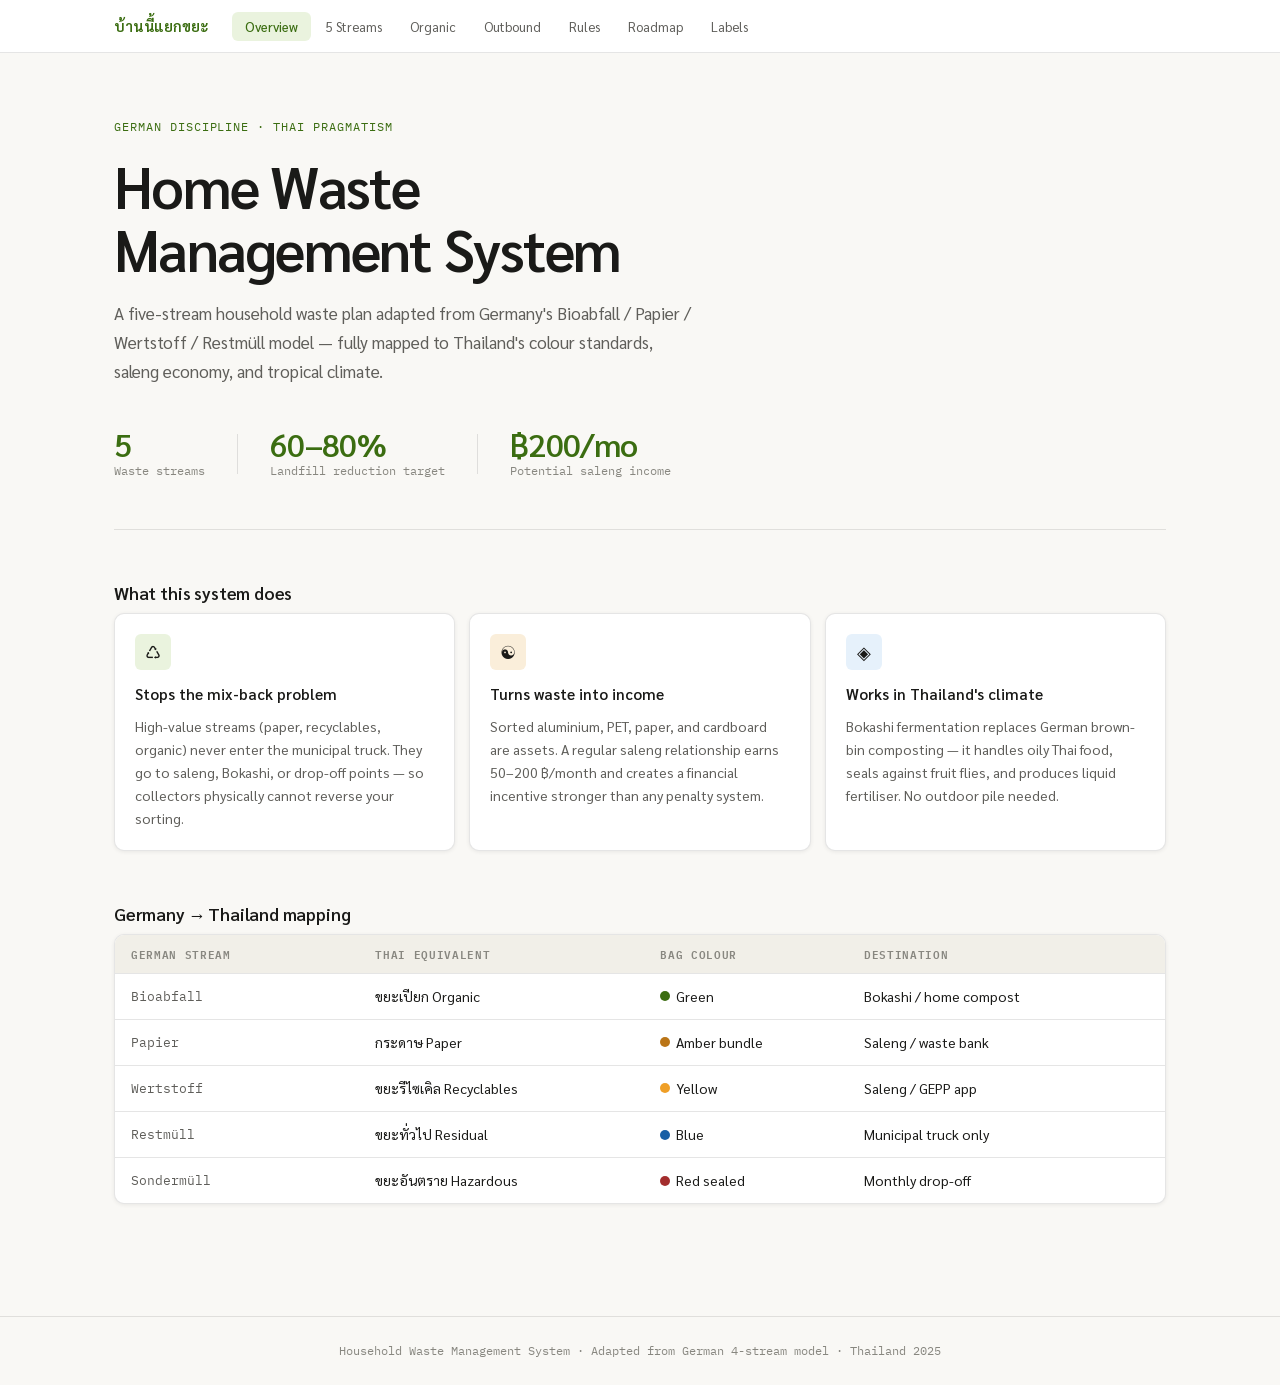
<file: index.html>
<!doctype html>
<html lang="en">
  <head>
    <meta charset="UTF-8" />
    <meta name="viewport" content="width=device-width, initial-scale=1.0" />
    <title>Home Waste Management System — Thailand</title>
    <link rel="preconnect" href="https://fonts.googleapis.com" />
    <link rel="preconnect" href="https://fonts.gstatic.com" crossorigin />
    <link
      href="https://fonts.googleapis.com/css2?family=Sarabun:wght@300;400;500;600&family=IBM+Plex+Mono:wght@400;500&display=swap"
      rel="stylesheet"
    />
    <link rel="stylesheet" href="style.css" />
  </head>
  <body>
    <!-- NAV -->
    <nav class="nav" id="nav">
      <div class="nav-inner">
        <span class="nav-logo">บ้านนี้แยกขยะ</span>
        <div class="nav-tabs" id="navTabs">
          <button class="nav-tab active" data-panel="overview">Overview</button>
          <button class="nav-tab" data-panel="streams">5 Streams</button>
          <button class="nav-tab" data-panel="organic">Organic</button>
          <button class="nav-tab" data-panel="outbound">Outbound</button>
          <button class="nav-tab" data-panel="penalty">Rules</button>
          <button class="nav-tab" data-panel="roadmap">Roadmap</button>
          <button class="nav-tab" data-panel="labels">Labels</button>
        </div>
        <button class="nav-burger" id="navBurger" aria-label="Menu">
          &#9776;
        </button>
      </div>
    </nav>

    <main class="main">
      <!-- ══════════════════ OVERVIEW ══════════════════ -->
      <section class="panel active" id="panel-overview">
        <div class="hero">
          <div class="hero-eyebrow">German discipline · Thai pragmatism</div>
          <h1 class="hero-title">Home Waste<br />Management System</h1>
          <p class="hero-sub">
            A five-stream household waste plan adapted from Germany's Bioabfall
            / Papier / Wertstoff / Restmüll model — fully mapped to Thailand's
            colour standards, saleng economy, and tropical climate.
          </p>
          <div class="hero-stats">
            <div class="stat">
              <span class="stat-num">5</span>
              <span class="stat-label">Waste streams</span>
            </div>
            <div class="stat-div"></div>
            <div class="stat">
              <span class="stat-num">60–80%</span>
              <span class="stat-label">Landfill reduction target</span>
            </div>
            <div class="stat-div"></div>
            <div class="stat">
              <span class="stat-num">฿200/mo</span>
              <span class="stat-label">Potential saleng income</span>
            </div>
          </div>
        </div>

        <div class="section">
          <h2 class="section-title">What this system does</h2>
          <div class="card-grid cols-3">
            <div class="card">
              <div class="card-icon icon-green">&#9850;</div>
              <h3>Stops the mix-back problem</h3>
              <p>
                High-value streams (paper, recyclables, organic) never enter the
                municipal truck. They go to saleng, Bokashi, or drop-off points
                — so collectors physically cannot reverse your sorting.
              </p>
            </div>
            <div class="card">
              <div class="card-icon icon-amber">&#9775;</div>
              <h3>Turns waste into income</h3>
              <p>
                Sorted aluminium, PET, paper, and cardboard are assets. A
                regular saleng relationship earns 50–200 ฿/month and creates a
                financial incentive stronger than any penalty system.
              </p>
            </div>
            <div class="card">
              <div class="card-icon icon-blue">&#9672;</div>
              <h3>Works in Thailand's climate</h3>
              <p>
                Bokashi fermentation replaces German brown-bin composting — it
                handles oily Thai food, seals against fruit flies, and produces
                liquid fertiliser. No outdoor pile needed.
              </p>
            </div>
          </div>
        </div>

        <div class="section">
          <h2 class="section-title">Germany → Thailand mapping</h2>
          <div class="mapping-table">
            <div class="mapping-header">
              <span>German stream</span>
              <span>Thai equivalent</span>
              <span>Bag colour</span>
              <span>Destination</span>
            </div>
            <div class="mapping-row">
              <span class="mono">Bioabfall</span>
              <span>ขยะเปียก Organic</span>
              <span
                ><span class="dot" style="background: #3b6d11"></span
                >Green</span
              >
              <span>Bokashi / home compost</span>
            </div>
            <div class="mapping-row">
              <span class="mono">Papier</span>
              <span>กระดาษ Paper</span>
              <span
                ><span class="dot" style="background: #ba7517"></span>Amber
                bundle</span
              >
              <span>Saleng / waste bank</span>
            </div>
            <div class="mapping-row">
              <span class="mono">Wertstoff</span>
              <span>ขยะรีไซเคิล Recyclables</span>
              <span
                ><span class="dot" style="background: #ef9f27"></span
                >Yellow</span
              >
              <span>Saleng / GEPP app</span>
            </div>
            <div class="mapping-row">
              <span class="mono">Restmüll</span>
              <span>ขยะทั่วไป Residual</span>
              <span
                ><span class="dot" style="background: #185fa5"></span>Blue</span
              >
              <span>Municipal truck only</span>
            </div>
            <div class="mapping-row">
              <span class="mono">Sondermüll</span>
              <span>ขยะอันตราย Hazardous</span>
              <span
                ><span class="dot" style="background: #a32d2d"></span>Red
                sealed</span
              >
              <span>Monthly drop-off</span>
            </div>
          </div>
        </div>
      </section>

      <!-- ══════════════════ STREAMS ══════════════════ -->
      <section class="panel" id="panel-streams">
        <div class="section">
          <h2 class="section-title">The five streams</h2>
          <p class="section-sub">
            Each stream has a fixed colour, bag type, and destination. The goal:
            only the blue residual bag ever touches the municipal truck.
          </p>

          <div class="stream-grid">
            <div class="stream-card" data-color="green">
              <div class="stream-swatch sw-green">
                <div class="sw-lid swl-green"></div>
                <span class="sw-icon">&#127807;</span>
              </div>
              <div class="stream-body">
                <div class="stream-name">Organic · ขยะเปียก</div>
                <div class="stream-german">Bioabfall equivalent</div>
                <div class="stream-bag">
                  <span class="dot-sm" style="background: #3b6d11"></span>Green
                  biodegradable bag
                </div>
                <div class="stream-size">15–20 L · kitchen, lidded</div>
                <div class="yes-no">
                  <div class="yes">
                    <div class="yn-head">Yes</div>
                    Fruit/veg peels, cores<br />
                    Eggshells, coffee grounds<br />
                    Plain rice, noodles, bread<br />
                    Leaves, garden trimmings
                  </div>
                  <div class="no">
                    <div class="yn-head">No</div>
                    Oily curries, sauces<br />
                    Meat, fish, bones<br />
                    Dairy, cooking oil<br />
                    Plastic stickers on fruit
                  </div>
                </div>
              </div>
            </div>

            <div class="stream-card" data-color="amber">
              <div class="stream-swatch sw-amber">
                <div class="sw-lid swl-amber"></div>
                <span class="sw-icon">&#128196;</span>
              </div>
              <div class="stream-body">
                <div class="stream-name">Paper · กระดาษ</div>
                <div class="stream-german">Papier equivalent</div>
                <div class="stream-bag">
                  <span class="dot-sm" style="background: #ba7517"></span>No bag
                  — tie with string
                </div>
                <div class="stream-size">25–30 L basket · dry area</div>
                <div class="yes-no">
                  <div class="yes">
                    <div class="yn-head">Yes</div>
                    Newspapers, magazines<br />
                    Office paper, envelopes<br />
                    Cardboard (flattened)<br />
                    Paper bags, egg cartons
                  </div>
                  <div class="no">
                    <div class="yn-head">No</div>
                    Waxed / laminated paper<br />
                    Greasy or wet paper<br />
                    Coffee cups (plastic-lined)<br />
                    Milk cartons → yellow bin
                  </div>
                </div>
              </div>
            </div>

            <div class="stream-card" data-color="yellow">
              <div class="stream-swatch sw-yellow">
                <div class="sw-lid swl-yellow"></div>
                <span class="sw-icon">&#9851;</span>
              </div>
              <div class="stream-body">
                <div class="stream-name">Recyclables · ขยะรีไซเคิล</div>
                <div class="stream-german">Wertstoff equivalent</div>
                <div class="stream-bag">
                  <span class="dot-sm" style="background: #ef9f27"></span>Yellow
                  translucent bag
                </div>
                <div class="stream-size">40–60 L · kitchen or balcony</div>
                <div class="yes-no">
                  <div class="yes">
                    <div class="yn-head">Yes</div>
                    PET/HDPE bottles (crushed)<br />
                    Aluminium cans, tins<br />
                    Glass bottles (rinsed)<br />
                    UHT cartons, plastic #1 #2 #5
                  </div>
                  <div class="no">
                    <div class="yn-head">No</div>
                    Styrofoam / foam trays<br />
                    Chip bags, sachets<br />
                    Dirty/oily containers<br />
                    Straws, thin single-use bags
                  </div>
                </div>
              </div>
            </div>

            <div class="stream-card" data-color="blue">
              <div class="stream-swatch sw-blue">
                <div class="sw-lid swl-blue"></div>
                <span class="sw-icon">&#128465;</span>
              </div>
              <div class="stream-body">
                <div class="stream-name">Residual · ขยะทั่วไป</div>
                <div class="stream-german">Restmüll equivalent</div>
                <div class="stream-bag">
                  <span class="dot-sm" style="background: #185fa5"></span>Blue
                  opaque bag
                </div>
                <div class="stream-size">30–40 L · kitchen, beside organic</div>
                <div class="yes-no">
                  <div class="yes">
                    <div class="yn-head">Yes</div>
                    Tissues, wet wipes, diapers<br />
                    Styrofoam, foam trays<br />
                    Broken ceramics, Pyrex<br />
                    Chip bags, candy wrappers<br />
                    Toothbrush, razor, cat litter
                  </div>
                  <div class="no">
                    <div class="yn-head">No</div>
                    Batteries → red box<br />
                    Light bulbs → red box<br />
                    Medicines → red box<br />
                    Recyclables → yellow bag
                  </div>
                </div>
              </div>
            </div>

            <div class="stream-card" data-color="red">
              <div class="stream-swatch sw-red">
                <div class="sw-lid swl-red"></div>
                <span class="sw-icon">&#9888;</span>
              </div>
              <div class="stream-body">
                <div class="stream-name">Hazardous · ขยะอันตราย</div>
                <div class="stream-german">Sondermüll equivalent</div>
                <div class="stream-bag">
                  <span class="dot-sm" style="background: #a32d2d"></span>Red
                  sealed bag / small box
                </div>
                <div class="stream-size">
                  5–10 L box · utility shelf, child-proof
                </div>
                <div class="yes-no">
                  <div class="yes">
                    <div class="yn-head">Yes</div>
                    Batteries (tape terminals)<br />
                    CFL/LED bulbs, tubes<br />
                    Expired medicines<br />
                    Paint, solvents, pesticide<br />
                    Cooking oil (separate)
                  </div>
                  <div class="no">
                    <div class="yn-head">Drop-off points</div>
                    Big C, HomePro<br />
                    Community hospitals<br />
                    อบต. hazardous days<br />
                    → Take monthly, never daily
                  </div>
                </div>
              </div>
            </div>
          </div>
        </div>

        <div class="section">
          <h2 class="section-title">Where to buy in Thailand</h2>
          <div class="card-grid cols-2">
            <div class="card">
              <h3>Bins</h3>
              <p>
                HomePro, Thaiwatsadu, Daiso — buy any colour and add coloured
                stickers/spray paint to lids. Search
                <span class="mono">ถังขยะแยกสี</span> on Lazada/Shopee for
                pre-coloured sets.
              </p>
            </div>
            <div class="card">
              <h3>Bags</h3>
              <p>
                Makro, Big C, Tesco for bulk coloured bags. Blue and yellow are
                common. For biodegradable green bags search
                <span class="mono">ถุงย่อยสลายได้</span> on Lazada. Bokashi
                bran: search <span class="mono">โบกาฉิ</span>.
              </p>
            </div>
          </div>
        </div>
      </section>

      <!-- ══════════════════ ORGANIC ══════════════════ -->
      <section class="panel" id="panel-organic">
        <div class="section">
          <h2 class="section-title">Organic waste: the Thai challenge</h2>
          <p class="section-sub">
            Most Thai municipalities don't collect organic waste separately yet.
            You process it at home — and Thailand's heat actually accelerates
            breakdown faster than Germany.
          </p>
        </div>

        <div class="section">
          <div class="featured-card">
            <div class="featured-tag">Recommended for Thai homes</div>
            <h3>Bokashi composting · โบกาฉิ</h3>
            <p>
              Anaerobic fermentation in a sealed bucket with inoculated bran.
              Unlike a compost pile, Bokashi handles all food waste including
              cooked food and small amounts of meat and fish — the dominant
              waste types in a Thai kitchen.
            </p>
            <div class="bokashi-steps">
              <div class="bstep">
                <span class="bstep-num">1</span
                ><span
                  >Layer food scraps in sealed bucket, sprinkle Bokashi bran,
                  press to remove air, seal lid.</span
                >
              </div>
              <div class="bstep">
                <span class="bstep-num">2</span
                ><span
                  >Drain liquid every few days. Dilute 1:100 with water →
                  excellent fertiliser for plants.</span
                >
              </div>
              <div class="bstep">
                <span class="bstep-num">3</span
                ><span
                  >When full, let ferment 2 weeks. Bury in soil or large pot to
                  finish composting.</span
                >
              </div>
              <div class="bstep">
                <span class="bstep-num">4</span
                ><span
                  >Rotate two buckets so one is always available. No smell, no
                  insects, no rodents.</span
                >
              </div>
            </div>
          </div>
        </div>

        <div class="section">
          <h2 class="section-title">Bokashi vs alternatives</h2>
          <div class="compare-table">
            <div class="compare-header">
              <span>Feature</span>
              <span class="c-bokashi">Bokashi</span>
              <span class="c-compost">Compost pile</span>
              <span class="c-worm">Worm farm</span>
            </div>
            <div class="compare-row">
              <span>Accepts cooked food &amp; meat</span>
              <span class="yes-cell">Yes</span>
              <span class="no-cell">No</span>
              <span class="no-cell">No</span>
            </div>
            <div class="compare-row">
              <span>Flies and odour</span>
              <span class="yes-cell">None</span>
              <span class="no-cell">Possible</span>
              <span class="warn-cell">Managed</span>
            </div>
            <div class="compare-row">
              <span>Space needed</span>
              <span class="yes-cell">2 small buckets</span>
              <span class="warn-cell">Outdoor bin</span>
              <span class="warn-cell">Shaded box</span>
            </div>
            <div class="compare-row">
              <span>Liquid fertiliser output</span>
              <span class="yes-cell">Yes</span>
              <span class="no-cell">No</span>
              <span class="yes-cell">Yes</span>
            </div>
            <div class="compare-row">
              <span>Condo / no-garden friendly</span>
              <span class="yes-cell">Yes</span>
              <span class="no-cell">No</span>
              <span class="warn-cell">Balcony ok</span>
            </div>
            <div class="compare-row">
              <span>Needs burial / second step</span>
              <span class="warn-cell">Yes</span>
              <span class="no-cell">No</span>
              <span class="yes-cell">No</span>
            </div>
          </div>
        </div>

        <div class="section">
          <h2 class="section-title">Can't compost at home?</h2>
          <div class="card-grid cols-3">
            <div class="card">
              <h3>Freeze &amp; donate</h3>
              <p>
                Freeze scraps to kill pests, then donate to a local temple,
                school, or community garden that composts. Many Bangkok temples
                run composting programs.
              </p>
            </div>
            <div class="card">
              <h3>Municipal green bin</h3>
              <p>
                Check with your เทศบาล — many Bangkok districts and some
                provincial cities now collect organic waste separately on
                designated days.
              </p>
            </div>
            <div class="card">
              <h3>Trash Hero Thailand</h3>
              <p>
                Community-based cleanup and composting network. Good for bulk
                organic donation and connecting with local eco-communities.
              </p>
            </div>
          </div>
        </div>
      </section>

      <!-- ══════════════════ OUTBOUND ══════════════════ -->
      <section class="panel" id="panel-outbound">
        <div class="section">
          <h2 class="section-title">The mix-back problem — and the fix</h2>
          <p class="section-sub">
            The core challenge: collectors dump everything into one truck. The
            solution is to remove your valuable streams from municipal
            collection entirely, so they can never be mixed back.
          </p>
          <div class="rule-box">
            <span class="rule-label">Golden rule</span>
            Only the blue residual bag ever goes into the public truck. All
            other streams have dedicated, separate destinations.
          </div>
        </div>

        <div class="section">
          <h2 class="section-title">Outbound routes by stream</h2>
          <div class="route-list">
            <div class="route-row">
              <span class="dot" style="background: #3b6d11"></span>
              <span class="route-stream">Organic</span>
              <span class="route-arrow">→</span>
              <span class="route-dest">Bokashi bucket or home compost</span>
              <span class="badge-success">Zero municipal contact</span>
            </div>
            <div class="route-row">
              <span class="dot" style="background: #ba7517"></span>
              <span class="route-stream">Paper</span>
              <span class="route-arrow">→</span>
              <span class="route-dest">Saleng / ธนาคารขยะ</span>
              <span class="badge-success">Sells for 3–8 ฿/kg</span>
            </div>
            <div class="route-row">
              <span class="dot" style="background: #ef9f27"></span>
              <span class="route-stream">Recyclables</span>
              <span class="route-arrow">→</span>
              <span class="route-dest">Saleng / GEPP / WONGPANit</span>
              <span class="badge-success">Aluminium 30–50 ฿/kg</span>
            </div>
            <div class="route-row">
              <span class="dot" style="background: #185fa5"></span>
              <span class="route-stream">Residual</span>
              <span class="route-arrow">→</span>
              <span class="route-dest">Municipal truck (blue bag only)</span>
              <span class="badge-neutral">True non-recyclables only</span>
            </div>
            <div class="route-row">
              <span class="dot" style="background: #a32d2d"></span>
              <span class="route-stream">Hazardous</span>
              <span class="route-arrow">→</span>
              <span class="route-dest">Big C / HomePro / อบต. day</span>
              <span class="badge-warn">Monthly drop-off</span>
            </div>
          </div>
        </div>

        <div class="section">
          <h2 class="section-title">
            If you must use the municipal truck for all bags
          </h2>
          <div class="card-grid cols-2">
            <div class="card">
              <h3>Colour-code everything</h3>
              <p>
                Use clearly different coloured bags for each stream. Translucent
                yellow bags show contents visibly. Attach waterproof
                Thai-language tags to each bag identifying the stream.
              </p>
            </div>
            <div class="card">
              <h3>Put bags out last-minute</h3>
              <p>
                Only put bags out 15–30 minutes before the truck arrives. Bags
                left overnight get mixed by informal collectors or rain damage
                destroys the colour coding.
              </p>
            </div>
            <div class="card">
              <h3>Talk to your collector</h3>
              <p>
                Introduce yourself, explain you're separating waste, ask them to
                keep bags separate. Offer cold water or snacks. Personal rapport
                changes behaviour more than any label.
              </p>
            </div>
            <div class="card">
              <h3>Labelled outdoor bins</h3>
              <p>
                Place official-coloured bins outside with matching bags inside.
                Visual separation of bins makes it harder for collectors to mix
                casually.
              </p>
            </div>
          </div>
        </div>

        <div class="section">
          <h2 class="section-title">Thailand recycling apps &amp; services</h2>
          <div class="app-grid">
            <div class="app-card">
              <div class="app-name">GEPP · เก็บ</div>
              <div class="app-desc">
                Schedules recyclable pickup from your home. Available Bangkok
                and major cities.
              </div>
            </div>
            <div class="app-card">
              <div class="app-name">WONGPANit · วงษ์พานิช</div>
              <div class="app-desc">
                Major scrap dealer chain. Transparent per-kg pricing, home
                pickup scheduling.
              </div>
            </div>
            <div class="app-card">
              <div class="app-name">ธนาคารขยะ</div>
              <div class="app-desc">
                Community waste banks at temples, schools, villages. Credits as
                savings. Search "ธนาคารขยะ ใกล้ฉัน".
              </div>
            </div>
            <div class="app-card">
              <div class="app-name">ซาเล้ง · Local saleng</div>
              <div class="app-desc">
                Informal waste buyer with truck or tricycle. Set a regular
                Saturday pickup. Zero chance of stream mixing.
              </div>
            </div>
          </div>
        </div>
      </section>

      <!-- ══════════════════ PENALTY ══════════════════ -->
      <section class="panel" id="panel-penalty">
        <div class="section">
          <h2 class="section-title">Household compliance system</h2>
          <p class="section-sub">
            Behaviour change requires structure. The fine system is light enough
            not to cause conflict, heavy enough to make people think twice.
          </p>
        </div>

        <div class="section">
          <h2 class="section-title">Violation rules</h2>
          <div class="penalty-table">
            <div class="pen-row">
              <span class="pen-icon warn">!</span>
              <div class="pen-info">
                <div class="pen-name">Wrong bin — first offence</div>
                <div class="pen-eg">e.g. plastic bottle in blue bag</div>
              </div>
              <span class="badge-warn">20 ฿ fine</span>
            </div>
            <div class="pen-row">
              <span class="pen-icon warn">!!</span>
              <div class="pen-info">
                <div class="pen-name">Repeated wrong bin</div>
                <div class="pen-eg">Same person, same mistake again</div>
              </div>
              <span class="badge-warn">20 ฿ + wash that bin for 1 week</span>
            </div>
            <div class="pen-row">
              <span class="pen-icon warn">~</span>
              <div class="pen-info">
                <div class="pen-name">Oily container in yellow bag</div>
                <div class="pen-eg">
                  Contaminates the whole recyclables batch
                </div>
              </div>
              <span class="badge-warn">20 ฿ fine</span>
            </div>
            <div class="pen-row">
              <span class="pen-icon danger">X</span>
              <div class="pen-info">
                <div class="pen-name">No bag colour coding at all</div>
                <div class="pen-eg">Bag refused at collection point</div>
              </div>
              <span class="badge-danger">Bag not collected</span>
            </div>
            <div class="pen-row">
              <span class="pen-icon danger">฿</span>
              <div class="pen-info">
                <div class="pen-name">Dumping outside bin day</div>
                <div class="pen-eg">Thai municipal law applies</div>
              </div>
              <span class="badge-danger">฿200–2,000 legal fine</span>
            </div>
          </div>
          <div class="note-box">
            Fines go into a transparent <strong>Recycling Jar</strong> on the
            kitchen counter. At month-end: group treat or environmental charity
            donation. A rotating weekly
            <strong>Sorting Inspector</strong> (family member) checks bins
            before collection day and issues fines.
          </div>
        </div>

        <div class="section">
          <h2 class="section-title">Reward system</h2>
          <div class="reward-grid">
            <div class="reward-card">
              <div class="reward-star">&#9733;</div>
              <div class="reward-cond">Zero violations in a week</div>
              <div class="reward-prize">1 star on fridge chart</div>
            </div>
            <div class="reward-card">
              <div class="reward-star">&#9733;&#9733;&#9733;&#9733;</div>
              <div class="reward-cond">4 consecutive stars</div>
              <div class="reward-prize">
                Choose weekend activity or skip a chore
              </div>
            </div>
            <div class="reward-card">
              <div class="reward-star">฿</div>
              <div class="reward-cond">Recyclables sold to saleng</div>
              <div class="reward-prize">
                50–200 ฿/month household treat fund
              </div>
            </div>
            <div class="reward-card">
              <div class="reward-star">&#127873;</div>
              <div class="reward-cond">Children: sticker per correct day</div>
              <div class="reward-prize">Small book or toy at milestone</div>
            </div>
          </div>
        </div>

        <div class="section">
          <h2 class="section-title">Onboarding checklist</h2>
          <div class="checklist">
            <label class="check-item"
              ><input type="checkbox" /><span
                >Hold 30-minute family meeting — walk through all 5 bins
                together</span
              ></label
            >
            <label class="check-item"
              ><input type="checkbox" /><span
                >Practice-sort a sample bag of mixed trash to test
                understanding</span
              ></label
            >
            <label class="check-item"
              ><input type="checkbox" /><span
                >Post Thai sorting poster above bins</span
              ></label
            >
            <label class="check-item"
              ><input type="checkbox" /><span
                >Train household helpers — add poster in their language if
                needed</span
              ></label
            >
            <label class="check-item"
              ><input type="checkbox" /><span
                >Run one warning-only week before fines start</span
              ></label
            >
            <label class="check-item"
              ><input type="checkbox" /><span
                >Place Recycling Jar on kitchen counter, visible to
                everyone</span
              ></label
            >
          </div>
        </div>
      </section>

      <!-- ══════════════════ ROADMAP ══════════════════ -->
      <section class="panel" id="panel-roadmap">
        <div class="section">
          <h2 class="section-title">4-week implementation roadmap</h2>
          <p class="section-sub">
            Start simple: organic + recyclables + residual is enough in week
            one. Add paper separation once the household is comfortable.
          </p>
        </div>

        <div class="week-grid">
          <div class="week-card">
            <div class="week-label">Week 1</div>
            <div class="week-title">Setup &amp; purchase</div>
            <ul class="week-list">
              <li>Buy 5 bins + coloured bags</li>
              <li>Print and laminate sorting poster</li>
              <li>Call เทศบาล re: collection days</li>
              <li>Find nearest saleng / waste bank</li>
              <li>Find hazardous drop-off point</li>
              <li>Order Bokashi bucket + bran</li>
              <li>Position all bins in place</li>
            </ul>
          </div>
          <div class="week-card">
            <div class="week-label">Week 2</div>
            <div class="week-title">Soft launch</div>
            <ul class="week-list">
              <li>Family meeting + walkthrough</li>
              <li>Practice sort a bag of mixed trash</li>
              <li>Warning-only week — no fines yet</li>
              <li>Start Bokashi first bucket</li>
              <li>Begin bundling paper separately</li>
              <li>Train any household helpers</li>
              <li>Put up Thai labels on all bins</li>
            </ul>
          </div>
          <div class="week-card">
            <div class="week-label">Week 3</div>
            <div class="week-title">Go live</div>
            <ul class="week-list">
              <li>Fines begin (20 ฿/violation)</li>
              <li>Contact saleng for first pickup</li>
              <li>Evening bin checks begin</li>
              <li>First blue bag out on collection day</li>
              <li>First Bokashi bucket full → bury</li>
              <li>Hazardous box: begin filling</li>
              <li>Jar on counter, visible to all</li>
            </ul>
          </div>
          <div class="week-card">
            <div class="week-label">Week 4</div>
            <div class="week-title">Review &amp; optimise</div>
            <ul class="week-list">
              <li>Measure residual bag volume</li>
              <li>Adjust bin sizes if needed</li>
              <li>Count saleng income earned</li>
              <li>First hazardous drop-off visit</li>
              <li>Update poster for any confusion</li>
              <li>Celebrate first reward if earned</li>
              <li>Share system with one neighbour</li>
            </ul>
          </div>
        </div>

        <div class="section" style="margin-top: 2rem">
          <h2 class="section-title">Ongoing maintenance</h2>
          <div class="maint-grid">
            <div class="maint-card">
              <div class="maint-freq">Weekly</div>
              <ul class="week-list">
                <li>Wash organic bin with soap + water</li>
                <li>Rinse recycling bin (prevents ants)</li>
                <li>Check Bokashi drain spigot, empty liquid</li>
                <li>Sanitise residual bin lid</li>
                <li>Rotate Sorting Inspector role</li>
              </ul>
            </div>
            <div class="maint-card">
              <div class="maint-freq">Monthly</div>
              <ul class="week-list">
                <li>Estimate residual bag volume — aim to reduce each month</li>
                <li>Log saleng / app income in household journal</li>
                <li>Bokashi compost → garden or potted plants</li>
                <li>Hazardous drop-off at Big C / HomePro / อบต.</li>
                <li>Review reward chart, pay out stars</li>
              </ul>
            </div>
            <div class="maint-card">
              <div class="maint-freq">Pest tips — Thai climate</div>
              <ul class="week-list">
                <li>
                  Fruit flies: tight lid + empty organic daily + Bokashi bran
                  layer on top
                </li>
                <li>
                  Ants: wipe bin rims with diluted vinegar or peppermint oil
                </li>
                <li>
                  Cockroaches: sealed bins, clean immediately after cooking
                </li>
                <li>Rodents: Bokashi is fully sealed — no rodent access</li>
              </ul>
            </div>
          </div>
        </div>
      </section>

      <!-- ══════════════════ LABELS ══════════════════ -->
      <section class="panel" id="panel-labels">
        <div class="section">
          <h2 class="section-title">Printable Thai labels</h2>
          <p class="section-sub">
            Print, laminate, and attach above each bin. Bilingual — Thai
            household members and helpers can both read them.
          </p>
        </div>

        <div class="label-poster">
          <div class="poster-title">
            บ้านนี้แยกขยะ — This house separates waste
          </div>

          <div class="label-row-item" style="--accent: #3b6d11">
            <div class="lr-swatch" style="background: #3b6d11"></div>
            <div class="lr-body">
              <div class="lr-title">
                ถังสีเขียว — ขยะเปียก / เศษอาหาร
                <span class="lr-en">Green bin · Organic</span>
              </div>
              <div class="lr-yes">
                ✅ เศษผัก ผลไม้ เปลือกไข่ กากกาแฟ ใบไม้ เศษหญ้า
              </div>
              <div class="lr-no">
                ❌ ห้าม: อาหารมัน กระดูก เนื้อสัตว์ พลาสติก
              </div>
            </div>
          </div>

          <div class="label-row-item" style="--accent: #ba7517">
            <div class="lr-swatch" style="background: #ba7517"></div>
            <div class="lr-body">
              <div class="lr-title">
                ถาดกระดาษ — กระดาษ / กล่องกระดาษ
                <span class="lr-en">Paper basket · Paper &amp; cardboard</span>
              </div>
              <div class="lr-yes">
                ✅ หนังสือพิมพ์ กล่องกระดาษ ลัง กระดาษเขียน กระดาษห่อ
              </div>
              <div class="lr-no">❌ ห้าม: กระดาษเปียก กระดาษเคลือบ กล่องนม</div>
            </div>
          </div>

          <div class="label-row-item" style="--accent: #ef9f27">
            <div class="lr-swatch" style="background: #ef9f27"></div>
            <div class="lr-body">
              <div class="lr-title">
                ถังสีเหลือง — ขยะรีไซเคิล
                <span class="lr-en">Yellow bin · Recyclables</span>
              </div>
              <div class="lr-yes">
                ✅ ขวดพลาสติก กระป๋อง ขวดแก้ว กล่องนม ล้างแล้ว ตากแห้ง
              </div>
              <div class="lr-no">
                ❌ ห้าม: โฟม หลอด ถุงขนม บรรจุภัณฑ์หลายชั้น
              </div>
            </div>
          </div>

          <div class="label-row-item" style="--accent: #185fa5">
            <div class="lr-swatch" style="background: #185fa5"></div>
            <div class="lr-body">
              <div class="lr-title">
                ถังสีน้ำเงิน — ขยะทั่วไป
                <span class="lr-en">Blue bin · Residual waste</span>
              </div>
              <div class="lr-yes">
                ✅ ทิชชู่ ผ้าอ้อม ถุงขนม โฟม ซากเซรามิก ฝุ่น ขี้แมว
              </div>
              <div class="lr-no">❌ ห้าม: ขยะอันตราย ขยะรีไซเคิล</div>
            </div>
          </div>

          <div class="label-row-item" style="--accent: #a32d2d">
            <div class="lr-swatch" style="background: #a32d2d"></div>
            <div class="lr-body">
              <div class="lr-title">
                กล่องแดง — ขยะอันตราย
                <span class="lr-en">Red box · Hazardous</span>
              </div>
              <div class="lr-yes">
                ✅ ถ่านไฟฉาย หลอดไฟ ยาหมดอายุ สีทา สารเคมี น้ำมันพืชใช้แล้ว
              </div>
              <div class="lr-no">
                → นำไปทิ้งที่จุดรับขยะอันตราย (Big C / HomePro / อบต.)
                เดือนละครั้ง
              </div>
            </div>
          </div>

          <div class="poster-footer">
            กรุณาแยกก่อนทิ้ง — Please sort before throwing away &nbsp;·&nbsp;
            ขอบคุณค่ะ / ครับ
          </div>
        </div>

        <div class="section" style="margin-top: 2rem">
          <h2 class="section-title">Bag tags for collection day</h2>
          <p class="section-sub">
            Print on cardstock, laminate or wrap in tape, punch a hole, tie to
            bag handle with string. Makes stream intent unambiguous to any
            collector.
          </p>
          <div class="tag-grid">
            <div class="bag-tag" style="border-color: #3b6d11; color: #3b6d11">
              <div class="tag-th">ขยะเปียก – สำหรับทำปุ๋ย</div>
              <div class="tag-en">Organic waste — for composting</div>
            </div>
            <div class="bag-tag" style="border-color: #ef9f27; color: #854f0b">
              <div class="tag-th">ขยะรีไซเคิล – แยกแล้ว กรุณาอย่าเทรวม</div>
              <div class="tag-en">
                Recyclable waste — already sorted, please do not mix
              </div>
            </div>
            <div class="bag-tag" style="border-color: #185fa5; color: #185fa5">
              <div class="tag-th">ขยะทั่วไป – ถุงสีน้ำเงิน</div>
              <div class="tag-en">General waste — blue bag</div>
            </div>
          </div>
        </div>
      </section>
    </main>

    <footer class="footer">
      <span
        >Household Waste Management System · Adapted from German 4-stream model
        · Thailand 2025</span
      >
    </footer>

    <script src="app.js"></script>
  </body>
</html>
</file>
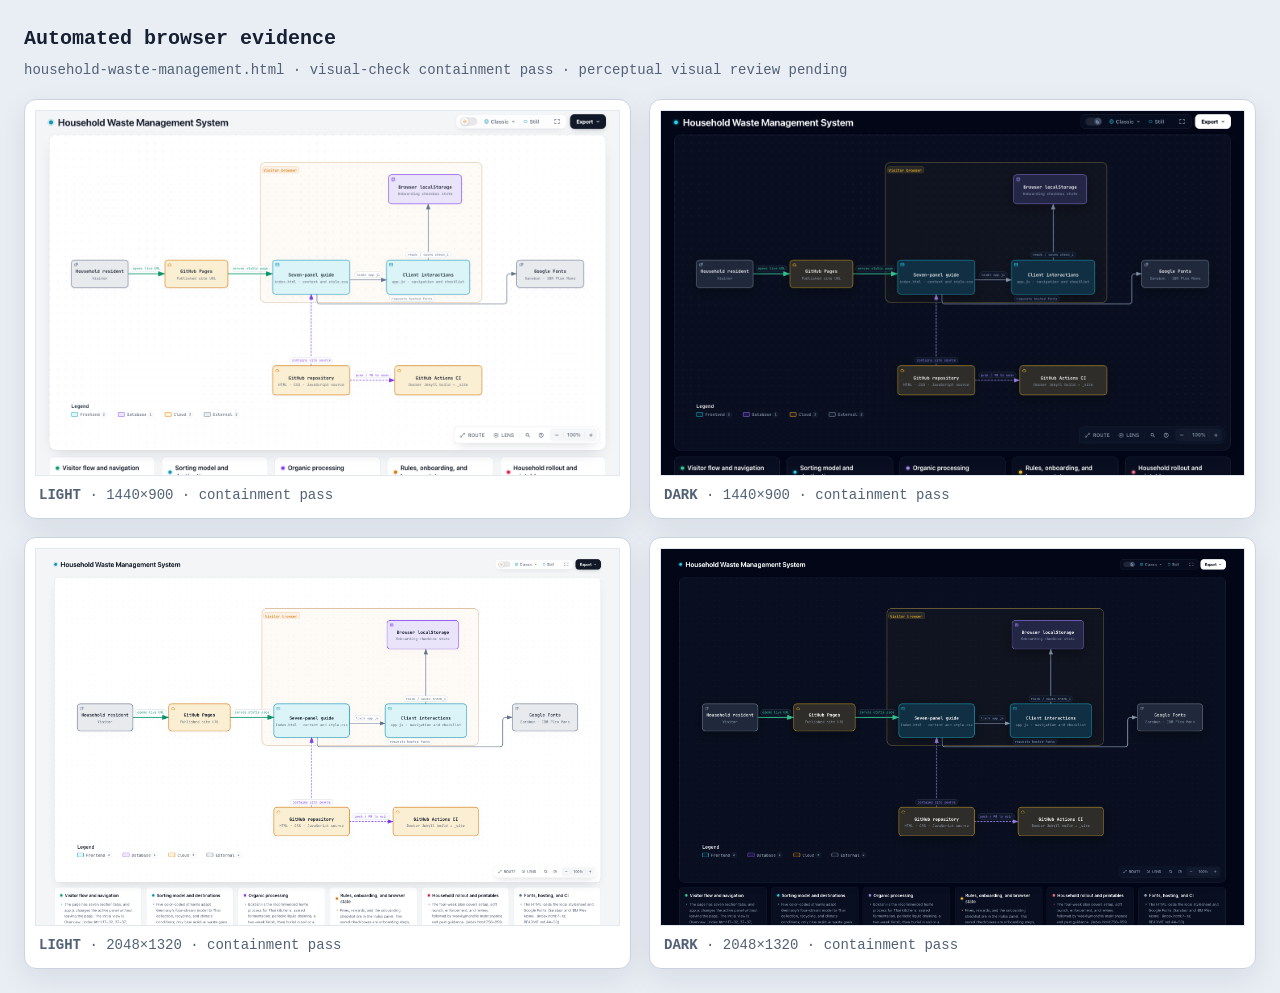
<file: .archify/architecture-household-waste-management-20261024-184519/review-4/visual-check/household-waste-management.visual-check.html>
<!doctype html>
<html lang="en">
<head>
<meta charset="utf-8">
<meta name="viewport" content="width=device-width,initial-scale=1">
<title>Archify automated browser evidence · household-waste-management.html</title>
<style>
*{box-sizing:border-box}body{margin:0;padding:24px;background:#e9eef5;color:#172033;font:14px/1.5 ui-monospace,SFMono-Regular,Menlo,Consolas,monospace}header{max-width:1500px;margin:0 auto 18px}h1{margin:0 0 6px;font-size:20px}p{margin:0;color:#526176}.grid{max-width:1500px;margin:auto;display:grid;grid-template-columns:repeat(2,minmax(0,1fr));gap:18px}figure{margin:0;padding:10px;background:white;border:1px solid #c9d4e3;border-radius:12px;box-shadow:0 10px 30px rgba(15,23,42,.08)}img{display:block;width:100%;height:auto;border:1px solid #e2e8f0}figcaption{padding:9px 4px 2px;color:#526176}@media(max-width:900px){.grid{grid-template-columns:1fr}}
</style>
</head>
<body>
<header><h1>Automated browser evidence</h1><p>household-waste-management.html · visual-check containment pass · perceptual visual review pending</p></header>
<main class="grid">
      <figure>
        <img src="household-waste-management.visual-check.1440x900.light.png" alt="light 1440 by 900">
        <figcaption><strong>LIGHT</strong> · 1440×900 · containment pass</figcaption>
      </figure>
      <figure>
        <img src="household-waste-management.visual-check.1440x900.dark.png" alt="dark 1440 by 900">
        <figcaption><strong>DARK</strong> · 1440×900 · containment pass</figcaption>
      </figure>
      <figure>
        <img src="household-waste-management.visual-check.2048x1320.light.png" alt="light 2048 by 1320">
        <figcaption><strong>LIGHT</strong> · 2048×1320 · containment pass</figcaption>
      </figure>
      <figure>
        <img src="household-waste-management.visual-check.2048x1320.dark.png" alt="dark 2048 by 1320">
        <figcaption><strong>DARK</strong> · 2048×1320 · containment pass</figcaption>
      </figure>
</main>
</body>
</html>
</file>
<file: style.css>
/* ─── Reset & Base ─── */
*,
*::before,
*::after {
  box-sizing: border-box;
  margin: 0;
  padding: 0;
}

:root {
  --green: #3b6d11;
  --green-lt: #eaf3de;
  --amber: #ba7517;
  --amber-lt: #faeeda;
  --yellow: #ef9f27;
  --yellow-lt: #faf3e0;
  --blue: #185fa5;
  --blue-lt: #e6f1fb;
  --red: #a32d2d;
  --red-lt: #fcebeb;
  --gray: #5f5e5a;
  --gray-lt: #f1efe8;

  --text: #1a1a18;
  --muted: #5f5e5a;
  --faint: #888780;
  --border: rgba(0, 0, 0, 0.1);
  --surface: #f9f8f5;
  --white: #ffffff;

  --radius: 10px;
  --radius-sm: 6px;
  --shadow: 0 1px 4px rgba(0, 0, 0, 0.07);
}

html {
  scroll-behavior: smooth;
}

body {
  font-family:
    "Sarabun",
    -apple-system,
    BlinkMacSystemFont,
    sans-serif;
  font-size: 16px;
  line-height: 1.65;
  color: var(--text);
  background: var(--surface);
}

/* ─── Nav ─── */
.nav {
  position: sticky;
  top: 0;
  z-index: 100;
  background: rgba(255, 255, 255, 0.96);
  backdrop-filter: blur(8px);
  border-bottom: 1px solid var(--border);
}

.nav-inner {
  max-width: 1100px;
  margin: 0 auto;
  padding: 0 1.5rem;
  display: flex;
  align-items: center;
  gap: 1.5rem;
  height: 52px;
}

.nav-logo {
  font-size: 15px;
  font-weight: 600;
  color: var(--green);
  white-space: nowrap;
  letter-spacing: -0.01em;
}

.nav-tabs {
  display: flex;
  gap: 2px;
  flex: 1;
  overflow-x: auto;
  scrollbar-width: none;
}
.nav-tabs::-webkit-scrollbar {
  display: none;
}

.nav-tab {
  flex-shrink: 0;
  padding: 6px 13px;
  font-size: 13px;
  font-family: inherit;
  font-weight: 400;
  color: var(--muted);
  background: none;
  border: none;
  border-radius: var(--radius-sm);
  cursor: pointer;
  transition:
    background 0.15s,
    color 0.15s;
  white-space: nowrap;
}
.nav-tab:hover {
  background: var(--gray-lt);
  color: var(--text);
}
.nav-tab.active {
  background: var(--green-lt);
  color: var(--green);
  font-weight: 500;
}

.nav-burger {
  display: none;
  background: none;
  border: none;
  font-size: 20px;
  cursor: pointer;
  color: var(--text);
  padding: 4px 8px;
}

/* ─── Main & Panels ─── */
.main {
  max-width: 1100px;
  margin: 0 auto;
  padding: 0 1.5rem 4rem;
}

.panel {
  display: none;
}
.panel.active {
  display: block;
}

/* ─── Hero ─── */
.hero {
  padding: 4rem 0 3rem;
  border-bottom: 1px solid var(--border);
  margin-bottom: 3rem;
}

.hero-eyebrow {
  font-size: 12px;
  font-family: "IBM Plex Mono", monospace;
  letter-spacing: 0.08em;
  color: var(--green);
  text-transform: uppercase;
  margin-bottom: 1rem;
}

.hero-title {
  font-size: clamp(2.2rem, 5vw, 3.6rem);
  font-weight: 600;
  line-height: 1.1;
  letter-spacing: -0.03em;
  color: var(--text);
  margin-bottom: 1.25rem;
}

.hero-sub {
  font-size: 17px;
  color: var(--muted);
  max-width: 580px;
  line-height: 1.7;
  margin-bottom: 2.5rem;
}

.hero-stats {
  display: flex;
  align-items: center;
  gap: 0;
  flex-wrap: wrap;
  gap: 0.5rem;
}

.stat {
  display: flex;
  flex-direction: column;
  padding: 0 1.5rem 0 0;
}

.stat-num {
  font-size: 2rem;
  font-weight: 600;
  color: var(--green);
  letter-spacing: -0.02em;
  line-height: 1.1;
}

.stat-label {
  font-size: 12px;
  color: var(--faint);
  font-family: "IBM Plex Mono", monospace;
}

.stat-div {
  width: 1px;
  height: 40px;
  background: var(--border);
  margin: 0 1.5rem 0 0;
}

/* ─── Sections ─── */
.section {
  margin-bottom: 3rem;
}

.section-title {
  font-size: 1.1rem;
  font-weight: 600;
  color: var(--text);
  margin-bottom: 0.35rem;
  letter-spacing: -0.01em;
}

.section-sub {
  font-size: 14px;
  color: var(--muted);
  margin-bottom: 1.25rem;
  max-width: 600px;
  line-height: 1.6;
}

/* ─── Cards ─── */
.card-grid {
  display: grid;
  gap: 14px;
}
.card-grid.cols-3 {
  grid-template-columns: repeat(auto-fit, minmax(260px, 1fr));
}
.card-grid.cols-2 {
  grid-template-columns: repeat(auto-fit, minmax(300px, 1fr));
}

.card {
  background: var(--white);
  border: 1px solid var(--border);
  border-radius: var(--radius);
  padding: 1.25rem;
  box-shadow: var(--shadow);
}

.card h3 {
  font-size: 15px;
  font-weight: 600;
  margin-bottom: 0.5rem;
  color: var(--text);
}

.card p {
  font-size: 14px;
  color: var(--muted);
  line-height: 1.65;
}

.card-icon {
  width: 36px;
  height: 36px;
  border-radius: var(--radius-sm);
  display: flex;
  align-items: center;
  justify-content: center;
  font-size: 18px;
  margin-bottom: 0.75rem;
}
.icon-green {
  background: var(--green-lt);
}
.icon-amber {
  background: var(--amber-lt);
}
.icon-blue {
  background: var(--blue-lt);
}

/* ─── Mapping Table ─── */
.mapping-table {
  background: var(--white);
  border: 1px solid var(--border);
  border-radius: var(--radius);
  overflow: hidden;
  box-shadow: var(--shadow);
}

.mapping-header {
  display: grid;
  grid-template-columns: 1.2fr 1.4fr 1fr 1.4fr;
  padding: 10px 16px;
  background: var(--gray-lt);
  font-size: 11px;
  font-weight: 600;
  letter-spacing: 0.06em;
  text-transform: uppercase;
  color: var(--faint);
  font-family: "IBM Plex Mono", monospace;
}

.mapping-row {
  display: grid;
  grid-template-columns: 1.2fr 1.4fr 1fr 1.4fr;
  padding: 11px 16px;
  border-top: 1px solid var(--border);
  font-size: 14px;
  align-items: center;
  transition: background 0.1s;
}
.mapping-row:hover {
  background: var(--gray-lt);
}

.mapping-row span {
  display: flex;
  align-items: center;
  gap: 6px;
}

/* ─── Dot helpers ─── */
.dot {
  display: inline-block;
  width: 10px;
  height: 10px;
  border-radius: 50%;
  flex-shrink: 0;
}

.dot-sm {
  display: inline-block;
  width: 8px;
  height: 8px;
  border-radius: 50%;
  flex-shrink: 0;
}

/* ─── Mono ─── */
.mono {
  font-family: "IBM Plex Mono", monospace;
  font-size: 13px;
  color: var(--muted);
}

/* ─── Stream grid ─── */
.stream-grid {
  display: grid;
  grid-template-columns: repeat(auto-fit, minmax(220px, 1fr));
  gap: 14px;
}

.stream-card {
  background: var(--white);
  border: 1px solid var(--border);
  border-radius: var(--radius);
  padding: 1.25rem;
  box-shadow: var(--shadow);
  display: flex;
  flex-direction: column;
  gap: 10px;
}

.stream-swatch {
  width: 48px;
  height: 60px;
  border-radius: 6px 6px 12px 12px;
  position: relative;
  display: flex;
  align-items: center;
  justify-content: center;
  margin: 0 auto;
}

.sw-lid {
  position: absolute;
  top: -7px;
  left: -4px;
  right: -4px;
  height: 10px;
  border-radius: 4px 4px 0 0;
}

.sw-icon {
  font-size: 20px;
  position: relative;
  z-index: 1;
}

.sw-green {
  background: #3b6d11;
}
.swl-green {
  background: #27500a;
}
.sw-amber {
  background: #ba7517;
}
.swl-amber {
  background: #854f0b;
}
.sw-yellow {
  background: #ef9f27;
}
.swl-yellow {
  background: #ba7517;
}
.sw-blue {
  background: #185fa5;
}
.swl-blue {
  background: #0c447c;
}
.sw-red {
  background: #a32d2d;
}
.swl-red {
  background: #791f1f;
}

.stream-name {
  font-size: 14px;
  font-weight: 600;
  color: var(--text);
  text-align: center;
}
.stream-german {
  font-size: 11px;
  font-family: "IBM Plex Mono", monospace;
  color: var(--faint);
  text-align: center;
}
.stream-bag {
  font-size: 12px;
  color: var(--muted);
  text-align: center;
  display: flex;
  align-items: center;
  justify-content: center;
  gap: 5px;
}
.stream-size {
  font-size: 11px;
  color: var(--faint);
  text-align: center;
}

.yes-no {
  display: grid;
  grid-template-columns: 1fr 1fr;
  gap: 8px;
  margin-top: 4px;
}

.yes,
.no {
  font-size: 11px;
  color: var(--muted);
  line-height: 1.75;
  padding: 8px;
  border-radius: var(--radius-sm);
}

.yes {
  background: var(--green-lt);
}
.no {
  background: var(--red-lt);
}

.yn-head {
  font-size: 10px;
  font-weight: 600;
  letter-spacing: 0.07em;
  text-transform: uppercase;
  color: var(--faint);
  margin-bottom: 3px;
  font-family: "IBM Plex Mono", monospace;
}

/* ─── Organic / Bokashi ─── */
.featured-card {
  background: var(--white);
  border: 2px solid var(--green);
  border-radius: var(--radius);
  padding: 1.5rem;
  box-shadow: var(--shadow);
  margin-bottom: 1.5rem;
}

.featured-tag {
  display: inline-block;
  font-size: 11px;
  font-weight: 600;
  letter-spacing: 0.06em;
  text-transform: uppercase;
  color: var(--green);
  background: var(--green-lt);
  padding: 3px 10px;
  border-radius: 20px;
  margin-bottom: 0.75rem;
  font-family: "IBM Plex Mono", monospace;
}

.featured-card h3 {
  font-size: 1.25rem;
  font-weight: 600;
  margin-bottom: 0.6rem;
  color: var(--text);
}

.featured-card p {
  font-size: 14px;
  color: var(--muted);
  margin-bottom: 1.25rem;
  line-height: 1.65;
}

.bokashi-steps {
  display: flex;
  flex-direction: column;
  gap: 10px;
}

.bstep {
  display: flex;
  align-items: flex-start;
  gap: 12px;
  font-size: 14px;
  color: var(--muted);
  line-height: 1.55;
}

.bstep-num {
  flex-shrink: 0;
  width: 24px;
  height: 24px;
  background: var(--green);
  color: #fff;
  font-size: 12px;
  font-weight: 600;
  border-radius: 50%;
  display: flex;
  align-items: center;
  justify-content: center;
  margin-top: 1px;
}

/* ─── Compare table ─── */
.compare-table {
  background: var(--white);
  border: 1px solid var(--border);
  border-radius: var(--radius);
  overflow: hidden;
  box-shadow: var(--shadow);
}

.compare-header {
  display: grid;
  grid-template-columns: 2fr 1fr 1fr 1fr;
  padding: 10px 16px;
  background: var(--gray-lt);
  font-size: 11px;
  font-weight: 600;
  letter-spacing: 0.06em;
  text-transform: uppercase;
  color: var(--faint);
  font-family: "IBM Plex Mono", monospace;
}

.compare-row {
  display: grid;
  grid-template-columns: 2fr 1fr 1fr 1fr;
  padding: 10px 16px;
  border-top: 1px solid var(--border);
  font-size: 14px;
  align-items: center;
}
.compare-row:hover {
  background: var(--gray-lt);
}

.yes-cell {
  color: var(--green);
  font-weight: 500;
  font-size: 13px;
}
.no-cell {
  color: var(--red);
  font-weight: 500;
  font-size: 13px;
}
.warn-cell {
  color: var(--amber);
  font-weight: 500;
  font-size: 13px;
}

.c-bokashi,
.c-compost,
.c-worm {
  font-size: 12px;
}

/* ─── Outbound ─── */
.rule-box {
  background: var(--green-lt);
  border-left: 4px solid var(--green);
  border-radius: 0 var(--radius-sm) var(--radius-sm) 0;
  padding: 14px 18px;
  font-size: 15px;
  color: var(--green);
  margin-top: 1rem;
  line-height: 1.5;
}

.rule-label {
  display: block;
  font-size: 10px;
  font-weight: 700;
  letter-spacing: 0.1em;
  text-transform: uppercase;
  margin-bottom: 4px;
  font-family: "IBM Plex Mono", monospace;
  opacity: 0.7;
}

.route-list {
  background: var(--white);
  border: 1px solid var(--border);
  border-radius: var(--radius);
  overflow: hidden;
  box-shadow: var(--shadow);
}

.route-row {
  display: flex;
  align-items: center;
  gap: 12px;
  padding: 11px 16px;
  border-bottom: 1px solid var(--border);
  font-size: 14px;
  flex-wrap: wrap;
}
.route-row:last-child {
  border-bottom: none;
}

.route-stream {
  font-weight: 500;
  min-width: 90px;
}
.route-arrow {
  color: var(--faint);
}
.route-dest {
  flex: 1;
  color: var(--muted);
}

.app-grid {
  display: grid;
  grid-template-columns: repeat(auto-fit, minmax(200px, 1fr));
  gap: 12px;
}

.app-card {
  background: var(--white);
  border: 1px solid var(--border);
  border-radius: var(--radius);
  padding: 1rem 1.1rem;
  box-shadow: var(--shadow);
}

.app-name {
  font-size: 14px;
  font-weight: 600;
  color: var(--text);
  margin-bottom: 4px;
}

.app-desc {
  font-size: 13px;
  color: var(--muted);
  line-height: 1.55;
}

/* ─── Penalty ─── */
.penalty-table {
  background: var(--white);
  border: 1px solid var(--border);
  border-radius: var(--radius);
  overflow: hidden;
  box-shadow: var(--shadow);
}

.pen-row {
  display: flex;
  align-items: center;
  gap: 14px;
  padding: 12px 16px;
  border-bottom: 1px solid var(--border);
}
.pen-row:last-child {
  border-bottom: none;
}

.pen-icon {
  width: 30px;
  height: 30px;
  border-radius: 50%;
  display: flex;
  align-items: center;
  justify-content: center;
  font-size: 11px;
  font-weight: 700;
  flex-shrink: 0;
  font-family: "IBM Plex Mono", monospace;
}
.pen-icon.warn {
  background: #faeeda;
  color: #854f0b;
}
.pen-icon.danger {
  background: #fcebeb;
  color: #791f1f;
}

.pen-info {
  flex: 1;
}
.pen-name {
  font-size: 14px;
  font-weight: 500;
  color: var(--text);
}
.pen-eg {
  font-size: 12px;
  color: var(--faint);
  margin-top: 1px;
}

.note-box {
  background: var(--gray-lt);
  border-radius: var(--radius-sm);
  padding: 12px 16px;
  font-size: 13px;
  color: var(--muted);
  margin-top: 10px;
  line-height: 1.6;
}

.note-box strong {
  color: var(--text);
}

/* ─── Badges ─── */
.badge-success {
  background: #eaf3de;
  color: #3b6d11;
  font-size: 11px;
  font-weight: 600;
  padding: 3px 10px;
  border-radius: 20px;
  white-space: nowrap;
}
.badge-warn {
  background: #faeeda;
  color: #854f0b;
  font-size: 11px;
  font-weight: 600;
  padding: 3px 10px;
  border-radius: 20px;
  white-space: nowrap;
}
.badge-danger {
  background: #fcebeb;
  color: #791f1f;
  font-size: 11px;
  font-weight: 600;
  padding: 3px 10px;
  border-radius: 20px;
  white-space: nowrap;
}
.badge-neutral {
  background: #f1efe8;
  color: #5f5e5a;
  font-size: 11px;
  font-weight: 600;
  padding: 3px 10px;
  border-radius: 20px;
  white-space: nowrap;
}

/* ─── Rewards ─── */
.reward-grid {
  display: grid;
  grid-template-columns: repeat(auto-fit, minmax(200px, 1fr));
  gap: 12px;
}

.reward-card {
  background: var(--white);
  border: 1px solid var(--border);
  border-radius: var(--radius);
  padding: 1.1rem;
  text-align: center;
  box-shadow: var(--shadow);
}

.reward-star {
  font-size: 1.8rem;
  margin-bottom: 8px;
  color: var(--amber);
}

.reward-cond {
  font-size: 13px;
  color: var(--muted);
  margin-bottom: 6px;
}
.reward-prize {
  font-size: 14px;
  font-weight: 600;
  color: var(--text);
}

/* ─── Checklist ─── */
.checklist {
  display: flex;
  flex-direction: column;
  gap: 8px;
}

.check-item {
  display: flex;
  align-items: flex-start;
  gap: 10px;
  font-size: 14px;
  color: var(--muted);
  cursor: pointer;
  padding: 8px 12px;
  border-radius: var(--radius-sm);
  transition: background 0.15s;
  line-height: 1.5;
}
.check-item:hover {
  background: var(--gray-lt);
}
.check-item input {
  flex-shrink: 0;
  margin-top: 2px;
  accent-color: var(--green);
  width: 16px;
  height: 16px;
  cursor: pointer;
}
.check-item input:checked + span {
  text-decoration: line-through;
  color: var(--faint);
}

/* ─── Roadmap ─── */
.week-grid {
  display: grid;
  grid-template-columns: repeat(auto-fit, minmax(220px, 1fr));
  gap: 14px;
}

.week-card {
  background: var(--white);
  border: 1px solid var(--border);
  border-radius: var(--radius);
  padding: 1.2rem;
  box-shadow: var(--shadow);
}

.week-label {
  font-size: 11px;
  font-family: "IBM Plex Mono", monospace;
  font-weight: 600;
  letter-spacing: 0.08em;
  text-transform: uppercase;
  color: var(--green);
  margin-bottom: 4px;
}

.week-title {
  font-size: 15px;
  font-weight: 600;
  color: var(--text);
  margin-bottom: 10px;
}

.week-list {
  list-style: none;
  display: flex;
  flex-direction: column;
  gap: 5px;
}

.week-list li {
  font-size: 13px;
  color: var(--muted);
  padding-left: 14px;
  position: relative;
  line-height: 1.45;
}

.week-list li::before {
  content: "–";
  position: absolute;
  left: 0;
  color: var(--faint);
}

.maint-grid {
  display: grid;
  grid-template-columns: repeat(auto-fit, minmax(260px, 1fr));
  gap: 14px;
}

.maint-card {
  background: var(--white);
  border: 1px solid var(--border);
  border-radius: var(--radius);
  padding: 1.2rem;
  box-shadow: var(--shadow);
}

.maint-freq {
  font-size: 12px;
  font-weight: 600;
  font-family: "IBM Plex Mono", monospace;
  color: var(--amber);
  text-transform: uppercase;
  letter-spacing: 0.07em;
  margin-bottom: 10px;
}

/* ─── Labels panel ─── */
.label-poster {
  background: var(--white);
  border: 1px solid var(--border);
  border-radius: var(--radius);
  padding: 1.5rem;
  box-shadow: var(--shadow);
}

.poster-title {
  font-size: 15px;
  font-weight: 600;
  color: var(--text);
  border-bottom: 2px solid var(--green);
  padding-bottom: 10px;
  margin-bottom: 14px;
}

.label-row-item {
  display: flex;
  gap: 14px;
  align-items: flex-start;
  padding: 12px 0;
  border-bottom: 1px solid var(--border);
}
.label-row-item:last-of-type {
  border-bottom: none;
}

.lr-swatch {
  width: 16px;
  height: 16px;
  border-radius: 50%;
  flex-shrink: 0;
  margin-top: 3px;
}

.lr-body {
  flex: 1;
}

.lr-title {
  font-size: 14px;
  font-weight: 600;
  color: var(--text);
  margin-bottom: 3px;
}

.lr-en {
  font-size: 12px;
  font-weight: 400;
  color: var(--faint);
  font-family: "IBM Plex Mono", monospace;
  margin-left: 6px;
}

.lr-yes {
  font-size: 13px;
  color: #3b6d11;
  margin-bottom: 2px;
  line-height: 1.55;
}

.lr-no {
  font-size: 13px;
  color: #a32d2d;
  line-height: 1.55;
}

.poster-footer {
  margin-top: 14px;
  padding-top: 12px;
  border-top: 1px solid var(--border);
  font-size: 12px;
  color: var(--faint);
  font-family: "IBM Plex Mono", monospace;
  text-align: center;
}

.tag-grid {
  display: grid;
  grid-template-columns: repeat(auto-fit, minmax(240px, 1fr));
  gap: 12px;
}

.bag-tag {
  background: var(--white);
  border: 2px solid;
  border-radius: var(--radius);
  padding: 1rem 1.2rem;
  text-align: center;
  box-shadow: var(--shadow);
}

.tag-th {
  font-size: 14px;
  font-weight: 600;
  margin-bottom: 4px;
  line-height: 1.4;
}

.tag-en {
  font-size: 12px;
  opacity: 0.7;
}

/* ─── Footer ─── */
.footer {
  text-align: center;
  padding: 1.5rem;
  font-size: 12px;
  color: var(--faint);
  border-top: 1px solid var(--border);
  font-family: "IBM Plex Mono", monospace;
}

/* ─── Responsive ─── */
@media (max-width: 700px) {
  .nav-tabs {
    display: none;
  }
  .nav-tabs.open {
    display: flex;
    flex-direction: column;
    position: absolute;
    top: 52px;
    left: 0;
    right: 0;
    background: var(--white);
    border-bottom: 1px solid var(--border);
    padding: 8px 0;
    z-index: 200;
  }
  .nav-tabs.open .nav-tab {
    border-radius: 0;
    padding: 10px 1.5rem;
  }
  .nav-burger {
    display: block;
  }

  .hero-title {
    font-size: 2rem;
  }
  .hero-stats {
    flex-direction: column;
    align-items: flex-start;
    gap: 0.75rem;
  }
  .stat-div {
    display: none;
  }

  .mapping-header,
  .mapping-row {
    grid-template-columns: 1fr 1fr;
    font-size: 12px;
  }
  .mapping-header span:nth-child(3),
  .mapping-header span:nth-child(4),
  .mapping-row span:nth-child(3),
  .mapping-row span:nth-child(4) {
    display: none;
  }

  .compare-header,
  .compare-row {
    grid-template-columns: 2fr 1fr 1fr;
  }
  .compare-header span:last-child,
  .compare-row span:last-child {
    display: none;
  }

  .yes-no {
    grid-template-columns: 1fr;
  }

  .route-row {
    flex-wrap: wrap;
    gap: 6px;
  }
  .route-dest {
    width: 100%;
  }
}

@media print {
  .nav,
  .footer {
    display: none;
  }
  .panel {
    display: block !important;
    page-break-after: always;
  }
  body {
    background: white;
    color: black;
  }
}

/* ─── Scroll-reveal ─── */
.reveal {
  opacity: 0;
  transform: translateY(16px);
  transition:
    opacity 0.4s ease,
    transform 0.4s ease;
}
.reveal.revealed {
  opacity: 1;
  transform: none;
}

/* ─── Mobile stream card collapse ─── */
.stream-card.expandable .yes-no.collapsed {
  display: none;
}
.stream-card.expandable::after {
  content: "Tap to expand ↓";
  display: block;
  text-align: center;
  font-size: 11px;
  color: var(--faint);
  margin-top: 4px;
}
.stream-card.expandable.expanded::after {
  content: "Tap to collapse ↑";
}

/* ─── Progress bar ─── */
.progress-bar-wrap {
  margin-bottom: 1rem;
}
.progress-bar-inner {
  background: var(--white);
  border: 1px solid var(--border);
  border-radius: var(--radius);
  padding: 12px 14px;
  box-shadow: var(--shadow);
}
.progress-label {
  display: block;
  font-size: 12px;
  font-family: "IBM Plex Mono", monospace;
  color: var(--muted);
  margin-bottom: 8px;
}
.progress-track {
  height: 6px;
  background: var(--gray-lt);
  border-radius: 99px;
  overflow: hidden;
}
.progress-fill {
  height: 100%;
  background: var(--green);
  border-radius: 99px;
  transition: width 0.4s ease;
}
</file>
